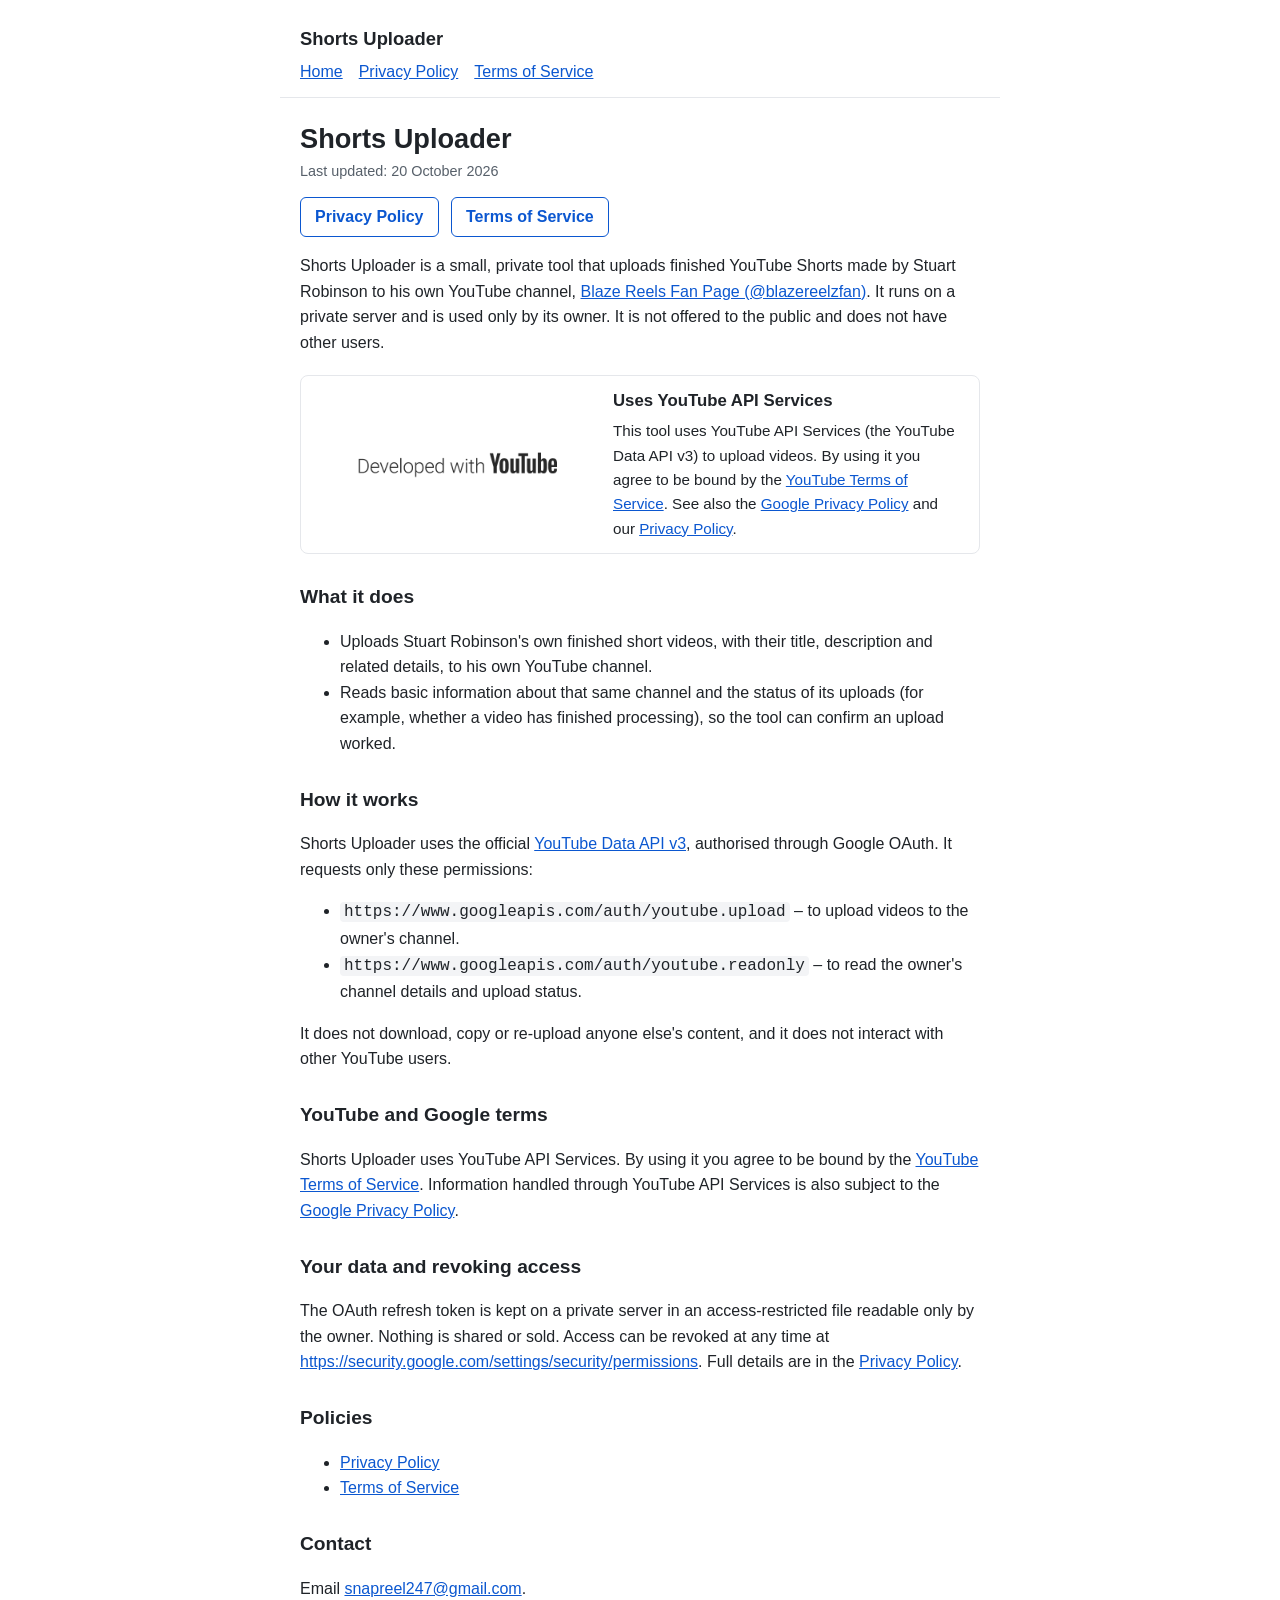
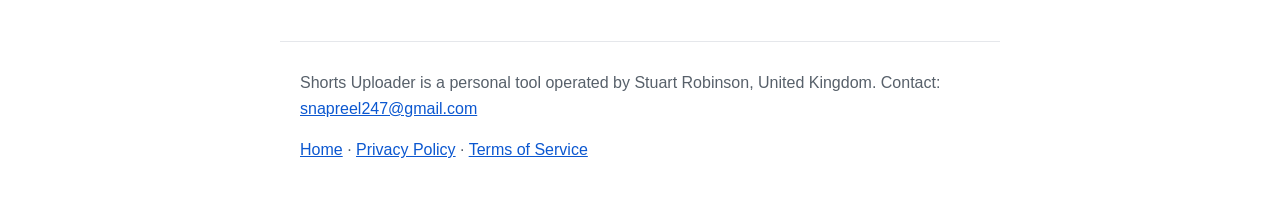
<file: index.html>
<!DOCTYPE html>
<html lang="en-GB">
<head>
<meta charset="utf-8">
<meta name="viewport" content="width=device-width, initial-scale=1">
<title>Shorts Uploader</title>
<meta name="description" content="Shorts Uploader is a private, single-user tool that uploads Stuart Robinson's own YouTube Shorts to his own YouTube channel using the YouTube Data API.">
<link rel="stylesheet" href="style.css">
</head>
<body>
<header>
  <a class="brand" href="index.html">Shorts Uploader</a>
  <nav><a href="index.html">Home</a><a href="privacy.html">Privacy Policy</a><a href="terms.html">Terms of Service</a></nav>
</header>
<main>
<h1>Shorts Uploader</h1>
<p class="meta">Last updated: 20 October 2026</p>

<p class="policy-links"><a class="btn" href="privacy.html">Privacy Policy</a> <a class="btn" href="terms.html">Terms of Service</a></p>

<p>Shorts Uploader is a small, private tool that uploads finished YouTube Shorts made by Stuart Robinson to his own YouTube channel, <a href="https://www.youtube.com/@blazereelzfan">Blaze Reels Fan Page (@blazereelzfan)</a>. It runs on a private server and is used only by its owner. It is not offered to the public and does not have other users.</p>

<section class="yt-box" aria-labelledby="yt-api">
  <a class="yt-badge" href="https://www.youtube.com/@blazereelzfan" title="Blaze Reels Fan Page on YouTube"><img src="images/developed-with-youtube-sentence-case-dark.png" width="280" height="100" alt="Developed with YouTube"></a>
  <div>
    <h2 id="yt-api">Uses YouTube API Services</h2>
    <p>This tool uses YouTube API Services (the YouTube Data API v3) to upload videos. By using it you agree to be bound by the <a href="https://www.youtube.com/t/terms">YouTube Terms of Service</a>. See also the <a href="https://policies.google.com/privacy">Google Privacy Policy</a> and our <a href="privacy.html">Privacy Policy</a>.</p>
  </div>
</section>

<h2>What it does</h2>
<ul>
  <li>Uploads Stuart Robinson's own finished short videos, with their title, description and related details, to his own YouTube channel.</li>
  <li>Reads basic information about that same channel and the status of its uploads (for example, whether a video has finished processing), so the tool can confirm an upload worked.</li>
</ul>

<h2>How it works</h2>
<p>Shorts Uploader uses the official <a href="https://developers.google.com/youtube/v3">YouTube Data API v3</a>, authorised through Google OAuth. It requests only these permissions:</p>
<ul>
  <li><code>https://www.googleapis.com/auth/youtube.upload</code> – to upload videos to the owner's channel.</li>
  <li><code>https://www.googleapis.com/auth/youtube.readonly</code> – to read the owner's channel details and upload status.</li>
</ul>
<p>It does not download, copy or re-upload anyone else's content, and it does not interact with other YouTube users.</p>

<h2>YouTube and Google terms</h2>
<p>Shorts Uploader uses YouTube API Services. By using it you agree to be bound by the <a href="https://www.youtube.com/t/terms">YouTube Terms of Service</a>. Information handled through YouTube API Services is also subject to the <a href="https://policies.google.com/privacy">Google Privacy Policy</a>.</p>

<h2>Your data and revoking access</h2>
<p>The OAuth refresh token is kept on a private server in an access-restricted file readable only by the owner. Nothing is shared or sold. Access can be revoked at any time at <a href="https://security.google.com/settings/security/permissions">https://security.google.com/settings/security/permissions</a>. Full details are in the <a href="privacy.html">Privacy Policy</a>.</p>

<h2>Policies</h2>
<ul>
  <li><a href="privacy.html">Privacy Policy</a></li>
  <li><a href="terms.html">Terms of Service</a></li>
</ul>

<h2>Contact</h2>
<p>Email <a href="mailto:snapreel247@gmail.com">snapreel247@gmail.com</a>.</p>
</main>
<footer>
  <p>Shorts Uploader is a personal tool operated by Stuart Robinson, United Kingdom. Contact: <a href="mailto:snapreel247@gmail.com">snapreel247@gmail.com</a></p>
  <p><a href="index.html">Home</a> · <a href="privacy.html">Privacy Policy</a> · <a href="terms.html">Terms of Service</a></p>
</footer>
</body>
</html>
</file>
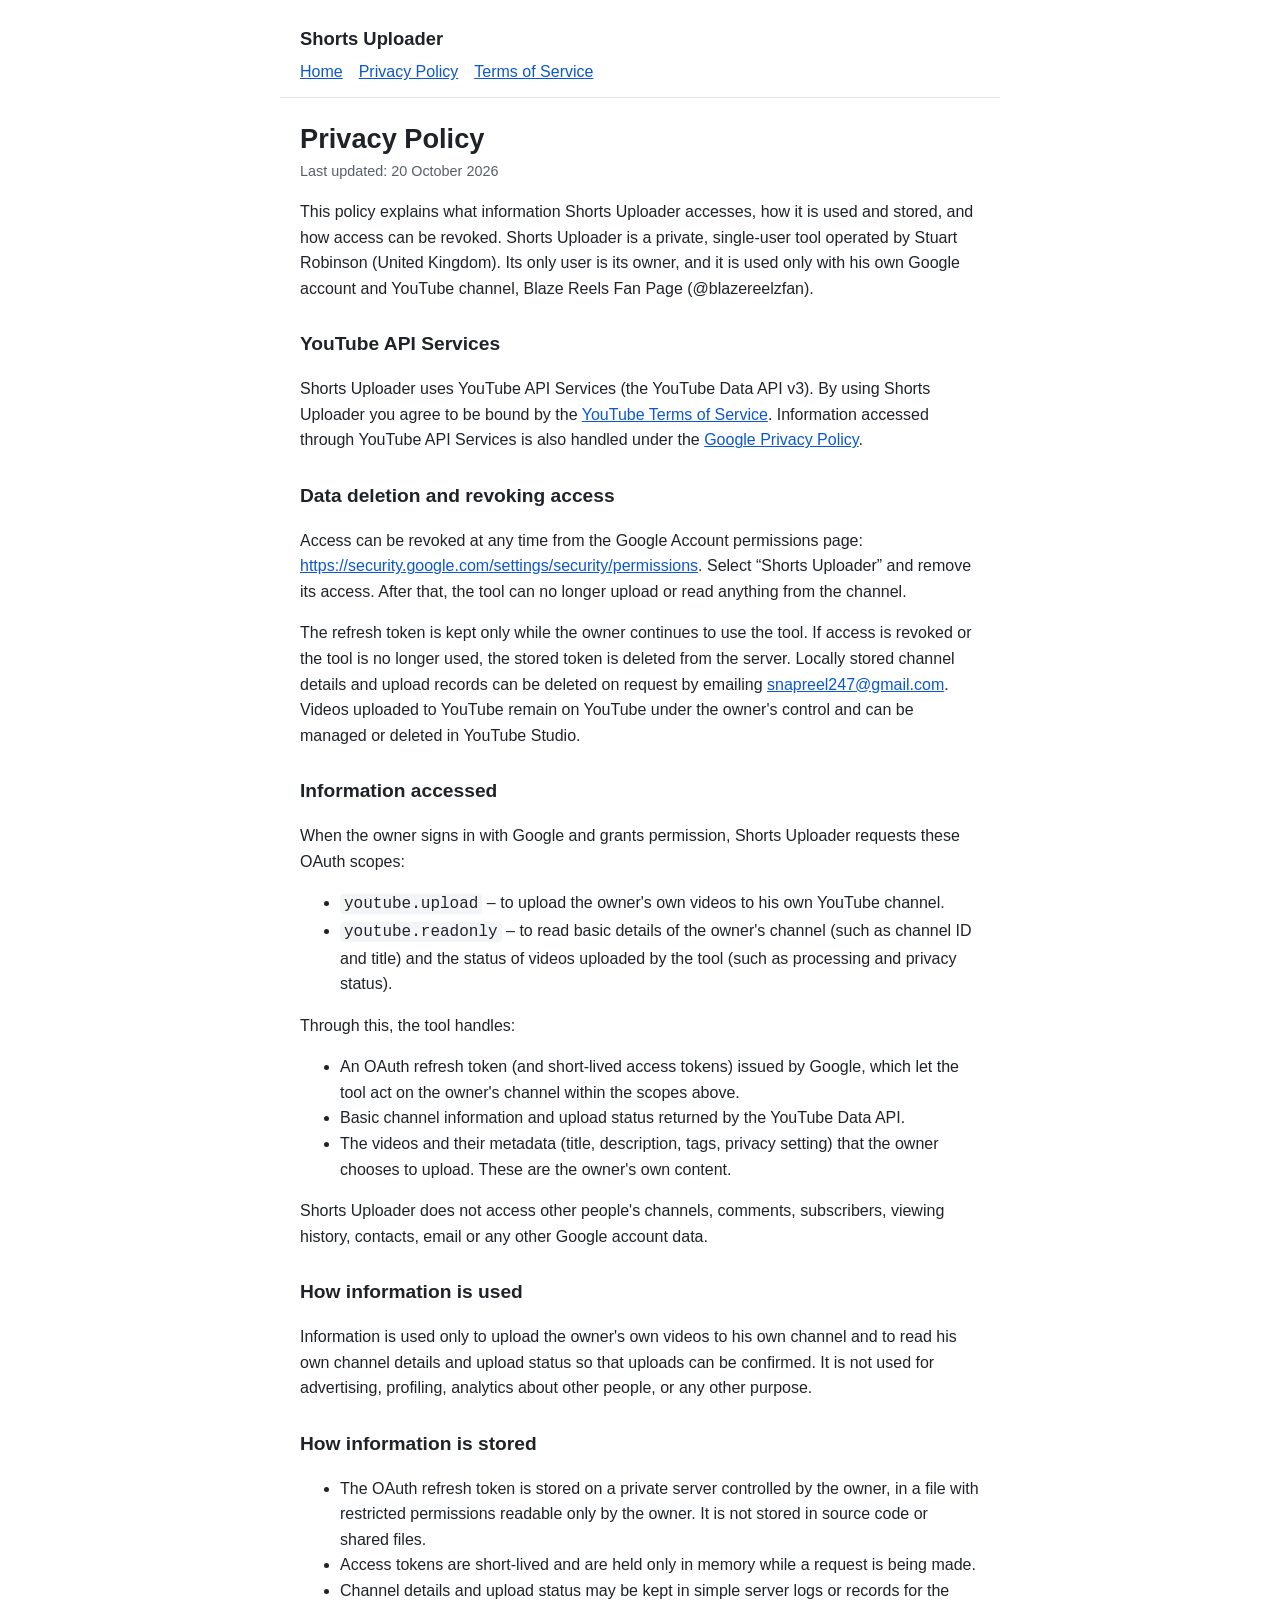
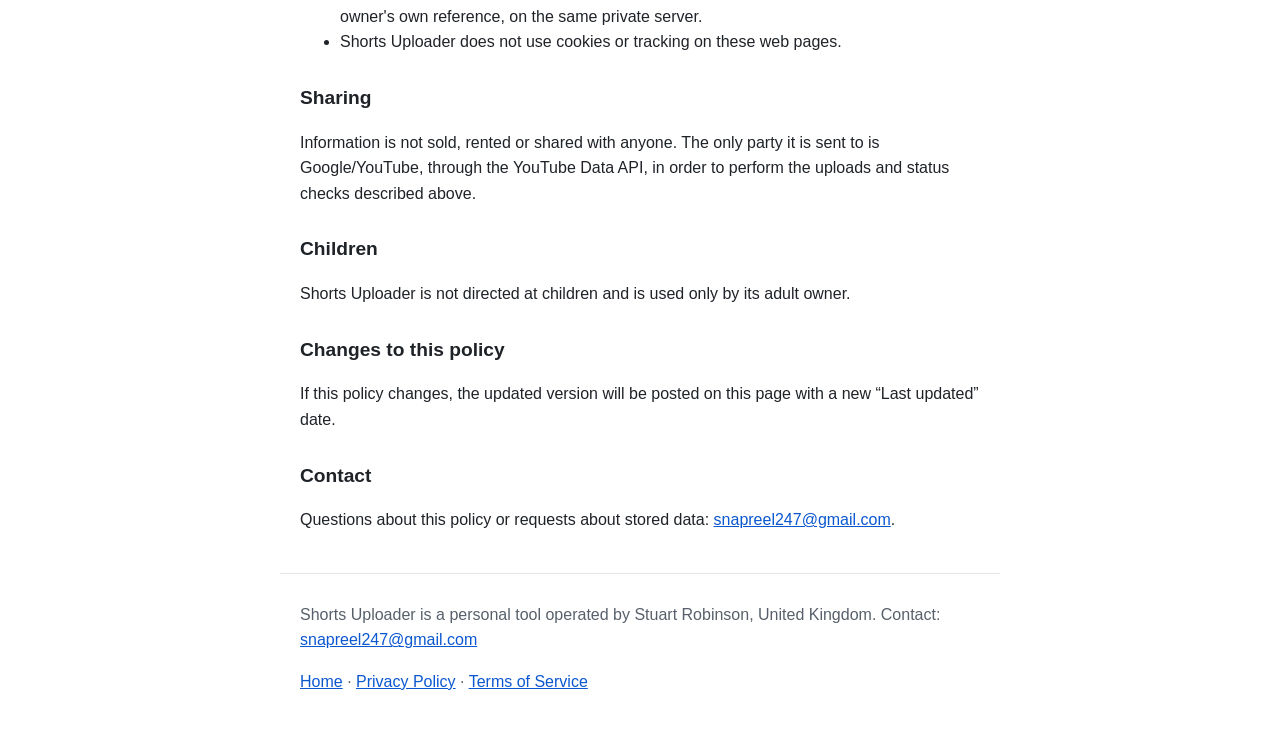
<file: privacy.html>
<!DOCTYPE html>
<html lang="en-GB">
<head>
<meta charset="utf-8">
<meta name="viewport" content="width=device-width, initial-scale=1">
<title>Privacy Policy – Shorts Uploader</title>
<meta name="description" content="Privacy Policy for Shorts Uploader: what data is accessed, how it is stored and how to revoke access.">
<link rel="stylesheet" href="style.css">
</head>
<body>
<header>
  <a class="brand" href="index.html">Shorts Uploader</a>
  <nav><a href="index.html">Home</a><a href="privacy.html">Privacy Policy</a><a href="terms.html">Terms of Service</a></nav>
</header>
<main>
<h1>Privacy Policy</h1>
<p class="meta">Last updated: 20 October 2026</p>

<p>This policy explains what information Shorts Uploader accesses, how it is used and stored, and how access can be revoked. Shorts Uploader is a private, single-user tool operated by Stuart Robinson (United Kingdom). Its only user is its owner, and it is used only with his own Google account and YouTube channel, Blaze Reels Fan Page (@blazereelzfan).</p>

<h2 id="youtube-api-services">YouTube API Services</h2>
<p>Shorts Uploader uses YouTube API Services (the YouTube Data API v3). By using Shorts Uploader you agree to be bound by the <a href="https://www.youtube.com/t/terms">YouTube Terms of Service</a>. Information accessed through YouTube API Services is also handled under the <a href="https://policies.google.com/privacy">Google Privacy Policy</a>.</p>

<h2>Data deletion and revoking access</h2>
<p>Access can be revoked at any time from the Google Account permissions page: <a href="https://security.google.com/settings/security/permissions">https://security.google.com/settings/security/permissions</a>. Select “Shorts Uploader” and remove its access. After that, the tool can no longer upload or read anything from the channel.</p>
<p>The refresh token is kept only while the owner continues to use the tool. If access is revoked or the tool is no longer used, the stored token is deleted from the server. Locally stored channel details and upload records can be deleted on request by emailing <a href="mailto:snapreel247@gmail.com">snapreel247@gmail.com</a>. Videos uploaded to YouTube remain on YouTube under the owner's control and can be managed or deleted in YouTube Studio.</p>

<h2>Information accessed</h2>
<p>When the owner signs in with Google and grants permission, Shorts Uploader requests these OAuth scopes:</p>
<ul>
  <li><code>youtube.upload</code> – to upload the owner's own videos to his own YouTube channel.</li>
  <li><code>youtube.readonly</code> – to read basic details of the owner's channel (such as channel ID and title) and the status of videos uploaded by the tool (such as processing and privacy status).</li>
</ul>
<p>Through this, the tool handles:</p>
<ul>
  <li>An OAuth refresh token (and short-lived access tokens) issued by Google, which let the tool act on the owner's channel within the scopes above.</li>
  <li>Basic channel information and upload status returned by the YouTube Data API.</li>
  <li>The videos and their metadata (title, description, tags, privacy setting) that the owner chooses to upload. These are the owner's own content.</li>
</ul>
<p>Shorts Uploader does not access other people's channels, comments, subscribers, viewing history, contacts, email or any other Google account data.</p>

<h2>How information is used</h2>
<p>Information is used only to upload the owner's own videos to his own channel and to read his own channel details and upload status so that uploads can be confirmed. It is not used for advertising, profiling, analytics about other people, or any other purpose.</p>

<h2>How information is stored</h2>
<ul>
  <li>The OAuth refresh token is stored on a private server controlled by the owner, in a file with restricted permissions readable only by the owner. It is not stored in source code or shared files.</li>
  <li>Access tokens are short-lived and are held only in memory while a request is being made.</li>
  <li>Channel details and upload status may be kept in simple server logs or records for the owner's own reference, on the same private server.</li>
  <li>Shorts Uploader does not use cookies or tracking on these web pages.</li>
</ul>

<h2>Sharing</h2>
<p>Information is not sold, rented or shared with anyone. The only party it is sent to is Google/YouTube, through the YouTube Data API, in order to perform the uploads and status checks described above.</p>

<h2>Children</h2>
<p>Shorts Uploader is not directed at children and is used only by its adult owner.</p>

<h2>Changes to this policy</h2>
<p>If this policy changes, the updated version will be posted on this page with a new “Last updated” date.</p>

<h2>Contact</h2>
<p>Questions about this policy or requests about stored data: <a href="mailto:snapreel247@gmail.com">snapreel247@gmail.com</a>.</p>
</main>
<footer>
  <p>Shorts Uploader is a personal tool operated by Stuart Robinson, United Kingdom. Contact: <a href="mailto:snapreel247@gmail.com">snapreel247@gmail.com</a></p>
  <p><a href="index.html">Home</a> · <a href="privacy.html">Privacy Policy</a> · <a href="terms.html">Terms of Service</a></p>
</footer>
</body>
</html>
</file>
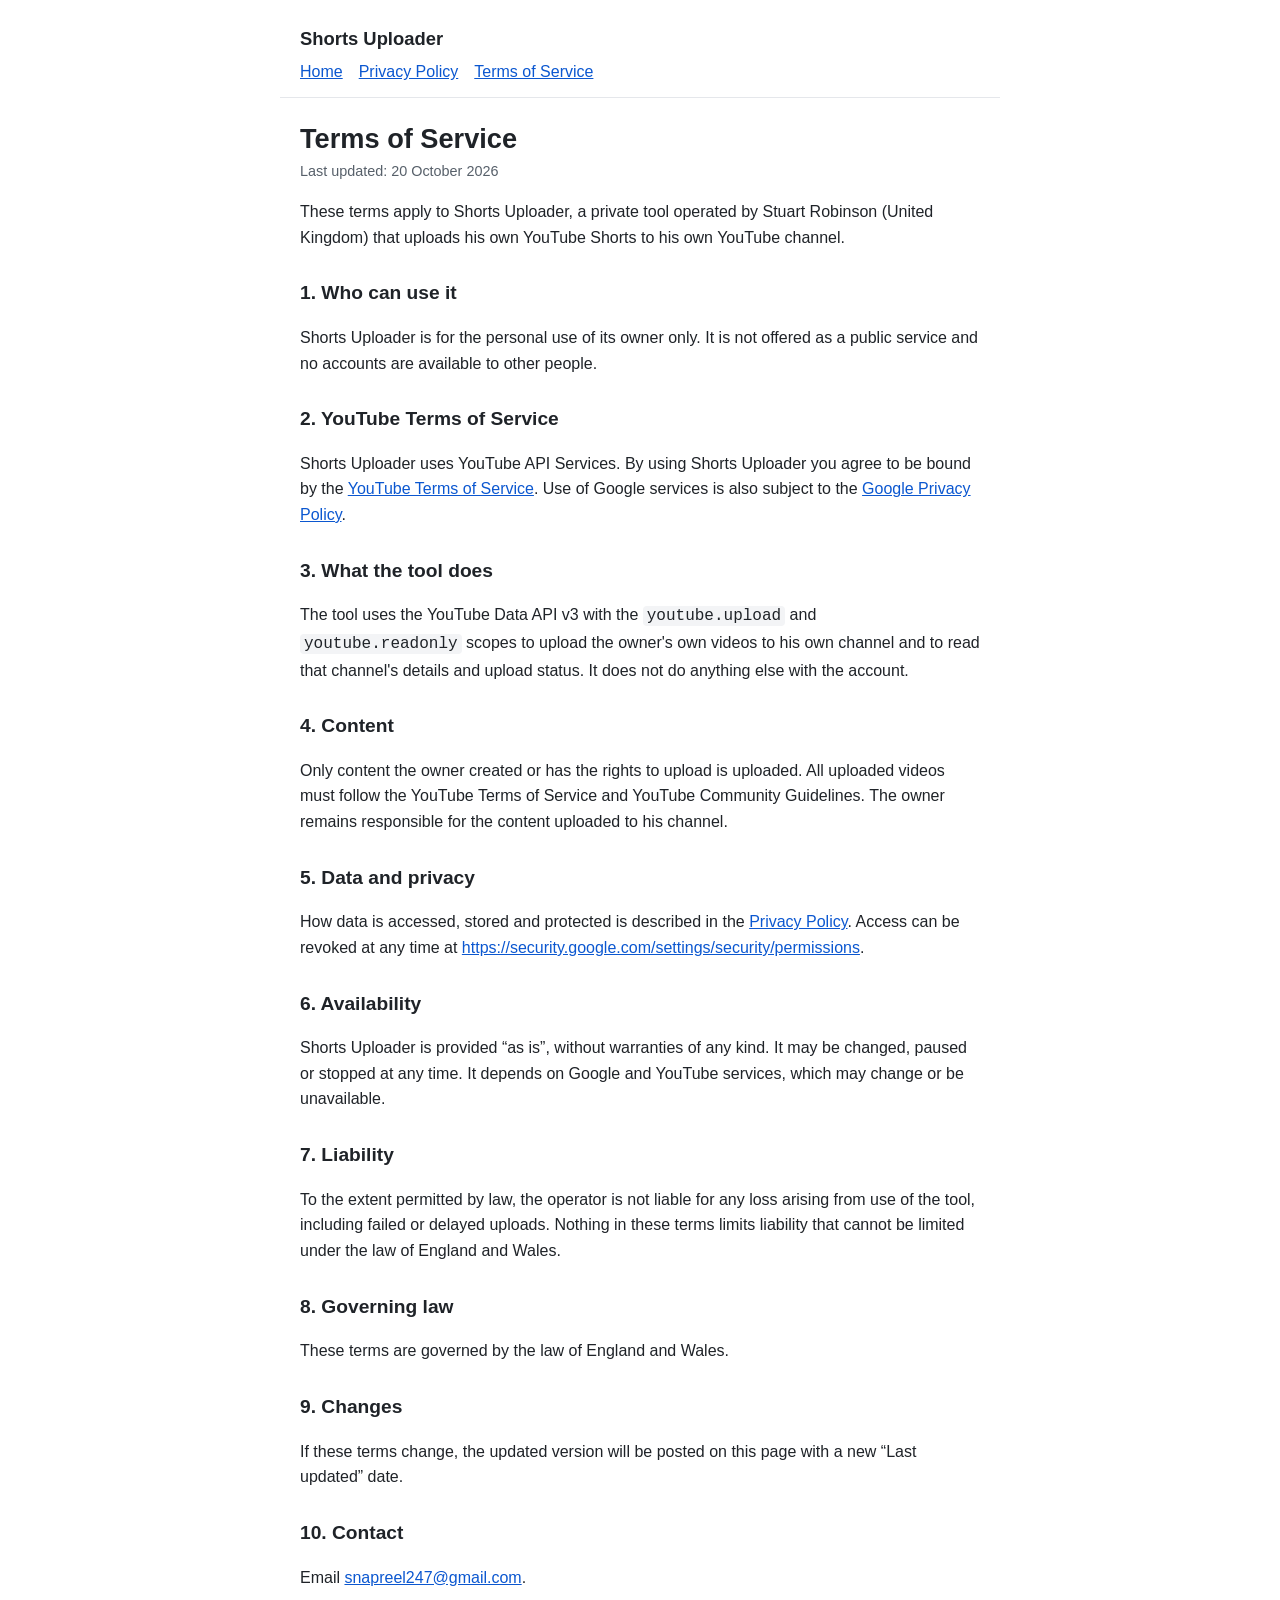
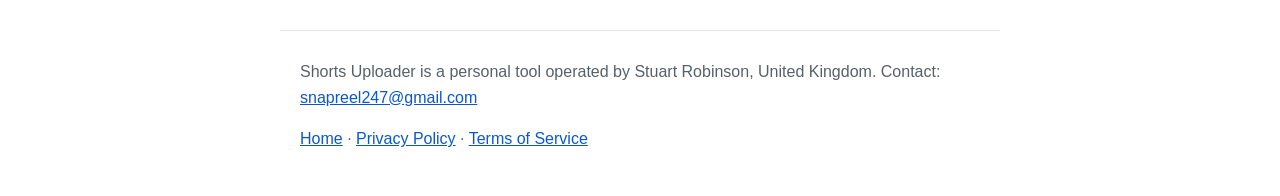
<file: terms.html>
<!DOCTYPE html>
<html lang="en-GB">
<head>
<meta charset="utf-8">
<meta name="viewport" content="width=device-width, initial-scale=1">
<title>Terms of Service – Shorts Uploader</title>
<meta name="description" content="Terms of Service for Shorts Uploader, a private single-user YouTube upload tool.">
<link rel="stylesheet" href="style.css">
</head>
<body>
<header>
  <a class="brand" href="index.html">Shorts Uploader</a>
  <nav><a href="index.html">Home</a><a href="privacy.html">Privacy Policy</a><a href="terms.html">Terms of Service</a></nav>
</header>
<main>
<h1>Terms of Service</h1>
<p class="meta">Last updated: 20 October 2026</p>

<p>These terms apply to Shorts Uploader, a private tool operated by Stuart Robinson (United Kingdom) that uploads his own YouTube Shorts to his own YouTube channel.</p>

<h2>1. Who can use it</h2>
<p>Shorts Uploader is for the personal use of its owner only. It is not offered as a public service and no accounts are available to other people.</p>

<h2>2. YouTube Terms of Service</h2>
<p>Shorts Uploader uses YouTube API Services. By using Shorts Uploader you agree to be bound by the <a href="https://www.youtube.com/t/terms">YouTube Terms of Service</a>. Use of Google services is also subject to the <a href="https://policies.google.com/privacy">Google Privacy Policy</a>.</p>

<h2>3. What the tool does</h2>
<p>The tool uses the YouTube Data API v3 with the <code>youtube.upload</code> and <code>youtube.readonly</code> scopes to upload the owner's own videos to his own channel and to read that channel's details and upload status. It does not do anything else with the account.</p>

<h2>4. Content</h2>
<p>Only content the owner created or has the rights to upload is uploaded. All uploaded videos must follow the YouTube Terms of Service and YouTube Community Guidelines. The owner remains responsible for the content uploaded to his channel.</p>

<h2>5. Data and privacy</h2>
<p>How data is accessed, stored and protected is described in the <a href="privacy.html">Privacy Policy</a>. Access can be revoked at any time at <a href="https://security.google.com/settings/security/permissions">https://security.google.com/settings/security/permissions</a>.</p>

<h2>6. Availability</h2>
<p>Shorts Uploader is provided “as is”, without warranties of any kind. It may be changed, paused or stopped at any time. It depends on Google and YouTube services, which may change or be unavailable.</p>

<h2>7. Liability</h2>
<p>To the extent permitted by law, the operator is not liable for any loss arising from use of the tool, including failed or delayed uploads. Nothing in these terms limits liability that cannot be limited under the law of England and Wales.</p>

<h2>8. Governing law</h2>
<p>These terms are governed by the law of England and Wales.</p>

<h2>9. Changes</h2>
<p>If these terms change, the updated version will be posted on this page with a new “Last updated” date.</p>

<h2>10. Contact</h2>
<p>Email <a href="mailto:snapreel247@gmail.com">snapreel247@gmail.com</a>.</p>
</main>
<footer>
  <p>Shorts Uploader is a personal tool operated by Stuart Robinson, United Kingdom. Contact: <a href="mailto:snapreel247@gmail.com">snapreel247@gmail.com</a></p>
  <p><a href="index.html">Home</a> · <a href="privacy.html">Privacy Policy</a> · <a href="terms.html">Terms of Service</a></p>
</footer>
</body>
</html>
</file>
<file: style.css>
*{box-sizing:border-box}
body{margin:0;font-family:-apple-system,BlinkMacSystemFont,"Segoe UI",Roboto,Helvetica,Arial,sans-serif;line-height:1.6;color:#1f2328;background:#fff}
main,header,footer{max-width:720px;margin:0 auto;padding:0 20px}
header{padding-top:24px;border-bottom:1px solid #e5e7eb;padding-bottom:12px}
header a.brand{font-weight:700;font-size:1.15rem;color:#1f2328;text-decoration:none}
nav{margin-top:6px}
nav a{margin-right:16px}
h1{font-size:1.7rem;line-height:1.25;margin:24px 0 4px}
h2{font-size:1.2rem;margin:28px 0 8px}
p,li{font-size:1rem}
a{color:#0b57d0}
.meta{color:#57606a;font-size:.9rem;margin-top:0}
footer{border-top:1px solid #e5e7eb;margin-top:40px;padding-top:12px;padding-bottom:32px;color:#57606a;font-size:.9rem}
code{background:#f3f4f6;padding:1px 4px;border-radius:4px}
.policy-links{margin:12px 0 16px}
.btn{display:inline-block;padding:6px 14px;margin-right:8px;border:1px solid #0b57d0;border-radius:6px;font-weight:600;text-decoration:none}
.yt-box{display:flex;gap:16px;align-items:center;border:1px solid #e5e7eb;border-radius:8px;padding:12px 16px;margin:20px 0;background:#fff}
.yt-box h2{margin:0 0 4px;font-size:1.05rem}
.yt-box p{margin:0;font-size:.95rem}
.yt-badge{flex:0 0 auto;line-height:0}
@media (max-width:560px){.yt-box{flex-direction:column;align-items:flex-start}}
</file>
